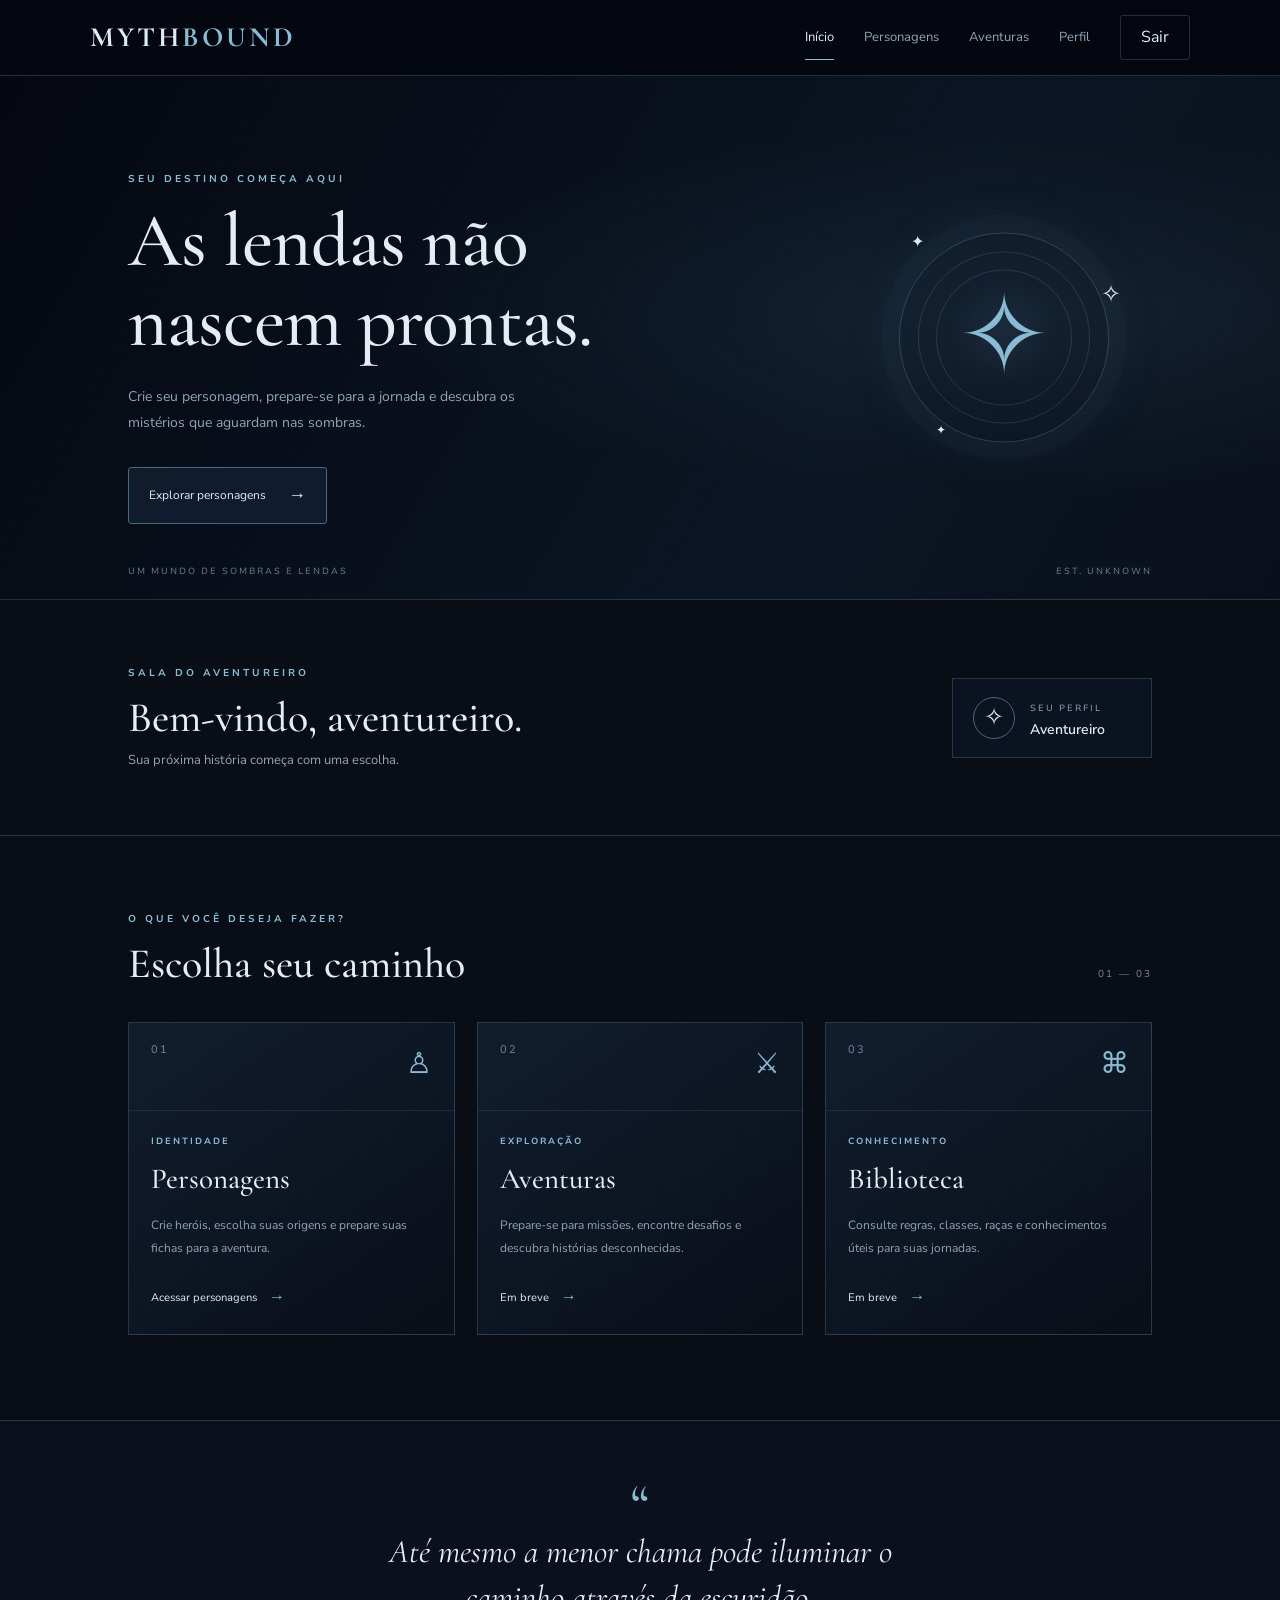
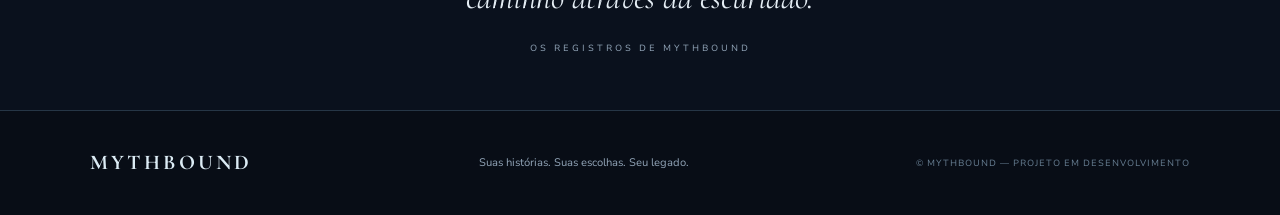
<file: demo/src/main/resources/static/menu.html>
<!DOCTYPE html>
<html lang="pt-BR">
<head>
    <meta charset="UTF-8">
    <meta name="viewport" content="width=device-width, initial-scale=1.0">
    <meta name="theme-color" content="#080D16">
    <title>MYTHBOUND | Menu Principal</title>

    <link rel="stylesheet" href="menu.css">
</head>
<body>
    <div class="page-shell">
        <header class="topbar">
            <a href="menu.html" class="logo" aria-label="MYTHBOUND - Início">
                MYTH<span>BOUND</span>
            </a>

            <button class="mobile-menu-button"
                    id="mobile-menu-button"
                    aria-label="Abrir menu"
                    aria-expanded="false"
                    aria-controls="navigation">
                ☰
            </button>

            <nav class="navigation" id="navigation">
                <a href="#inicio" class="nav-link active">Início</a>
                   <a href="personagens.html" class="nav-link">Personagens</a>
                <a href="#aventuras" class="nav-link">Aventuras</a>
                <a href="#perfil" class="nav-link">Perfil</a>
                <button class="logout-button" id="logout-button">
                    Sair
                </button>
            </nav>
        </header>

        <main>
            <section class="hero" id="inicio">
                <div class="hero-content">
                    <p class="eyebrow">SEU DESTINO COMEÇA AQUI</p>

                    <h1>As lendas não<br>nascem prontas.</h1>

                    <p class="hero-description">
                        Crie seu personagem, prepare-se para a jornada
                        e descubra os mistérios que aguardam nas sombras.
                    </p>

                    <a href="#personagens" class="primary-button">
                        Explorar personagens
                        <span aria-hidden="true">→</span>
                    </a>
                </div>

                <div class="hero-symbol" aria-hidden="true">
                    <div class="symbol-ring"></div>
                    <div class="symbol-inner">✧</div>
                    <span class="symbol-star star-one">✦</span>
                    <span class="symbol-star star-two">✧</span>
                    <span class="symbol-star star-three">✦</span>
                </div>

                <div class="hero-bottom">
                    <span>UM MUNDO DE SOMBRAS E LENDAS</span>
                    <span>EST. UNKNOWN</span>
                </div>
            </section>

            <section class="welcome-section" id="perfil">
                <div>
                    <p class="eyebrow">SALA DO AVENTUREIRO</p>
                    <h2>Bem-vindo, aventureiro.</h2>
                    <p class="section-description">
                        Sua próxima história começa com uma escolha.
                    </p>
                </div>

                <div class="profile-indicator">
                    <div class="profile-icon">✧</div>
                    <div>
                        <span class="profile-label">SEU PERFIL</span>
                        <p id="player-name">Aventureiro</p>
                    </div>
                </div>
            </section>

            <section class="features-section">
                <div class="section-heading">
                    <div>
                        <p class="eyebrow">O QUE VOCÊ DESEJA FAZER?</p>
                        <h2>Escolha seu caminho</h2>
                    </div>
                    <span class="section-number">01 — 03</span>
                </div>

                <div class="feature-grid">
                    <article class="feature-card" id="personagens">
                        <div class="card-top">
                            <span class="card-number">01</span>
                            <span class="card-icon" aria-hidden="true">♙</span>
                        </div>

                        <div class="card-content">
                            <p class="card-category">IDENTIDADE</p>
                            <h3>Personagens</h3>
                            <p>
                                Crie heróis, escolha suas origens
                                e prepare suas fichas para a aventura.
                            </p>
                            <a href="personagens.html" class="card-link">
                                Acessar personagens <span>→</span>
                            </a>
                        </div>
                    </article>

                    <article class="feature-card" id="aventuras">
                        <div class="card-top">
                            <span class="card-number">02</span>
                            <span class="card-icon" aria-hidden="true">⚔</span>
                        </div>

                        <div class="card-content">
                            <p class="card-category">EXPLORAÇÃO</p>
                            <h3>Aventuras</h3>
                            <p>
                                Prepare-se para missões, encontre desafios
                                e descubra histórias desconhecidas.
                            </p>
                            <button class="card-link" data-coming-soon>
                                Em breve <span>→</span>
                            </button>
                        </div>
                    </article>

                    <article class="feature-card" id="biblioteca">
                        <div class="card-top">
                            <span class="card-number">03</span>
                            <span class="card-icon" aria-hidden="true">⌘</span>
                        </div>

                        <div class="card-content">
                            <p class="card-category">CONHECIMENTO</p>
                            <h3>Biblioteca</h3>
                            <p>
                                Consulte regras, classes, raças e
                                conhecimentos úteis para suas jornadas.
                            </p>
                            <button class="card-link" data-coming-soon>
                                Em breve <span>→</span>
                            </button>
                        </div>
                    </article>
                </div>
            </section>

            <section class="quote-section">
                <span class="quote-symbol" aria-hidden="true">“</span>
                <p>
                    Até mesmo a menor chama pode iluminar
                    o caminho através da escuridão.
                </p>
                <span class="quote-caption">OS REGISTROS DE MYTHBOUND</span>
            </section>
        </main>

        <footer class="footer">
            <a href="menu.html" class="footer-logo">MYTHBOUND</a>
            <p>Suas histórias. Suas escolhas. Seu legado.</p>
            <span>© MYTHBOUND — PROJETO EM DESENVOLVIMENTO</span>
        </footer>
    </div>

    <script>
        const menuButton = document.getElementById("mobile-menu-button");
        const navigation = document.getElementById("navigation");

        menuButton.addEventListener("click", () => {
            const isOpen = navigation.classList.toggle("navigation-open");
            menuButton.setAttribute("aria-expanded", String(isOpen));
            menuButton.setAttribute(
                "aria-label",
                isOpen ? "Fechar menu" : "Abrir menu"
            );
        });

        navigation.querySelectorAll("a").forEach(link => {
            link.addEventListener("click", () => {
                navigation.classList.remove("navigation-open");
                menuButton.setAttribute("aria-expanded", "false");
                menuButton.setAttribute("aria-label", "Abrir menu");
            });
        });

        document.querySelectorAll("[data-coming-soon]").forEach(button => {
            button.addEventListener("click", () => {
                alert("Esta área do MYTHBOUND estará disponível em breve!");
            });
        });

        document.getElementById("logout-button").addEventListener("click", () => {
            window.location.href = "index.html";
        });

        const savedName = sessionStorage.getItem("mythboundPlayerName");

        if (savedName && savedName.trim()) {
            document.getElementById("player-name").textContent = savedName;
        }
    </script>
</body>
</html>
</file>
<file: demo/src/main/resources/static/menu.css>
@import url('https://fonts.googleapis.com/css2?family=Cormorant+Garamond:wght@400;500;600;700&family=Nunito+Sans:wght@400;500;600;700&display=swap');

:root {
    --background: #080D16;
    --background-deep: #050810;
    --panel: #0D1624;
    --panel-light: #142235;
    --blue: #8ABBD5;
    --blue-light: #DCECF5;
    --blue-dark: #426982;
    --text: #E4EDF4;
    --muted: #91A4B7;
    --border: rgba(138, 187, 213, 0.22);
}

* {
    box-sizing: border-box;
    margin: 0;
    padding: 0;
}

html {
    scroll-behavior: smooth;
    scroll-padding-top: 90px;
}

body {
    min-width: 320px;
    background: var(--background);
    color: var(--text);
    font-family: 'Nunito Sans', sans-serif;
    line-height: 1.6;
}

a {
    color: inherit;
    text-decoration: none;
}

button {
    font: inherit;
}

button,
a {
    -webkit-tap-highlight-color: transparent;
}

button:focus-visible,
a:focus-visible {
    outline: 2px solid var(--blue);
    outline-offset: 4px;
}

.page-shell {
    width: 100%;
    overflow: clip;
}

.topbar {
    position: sticky;
    top: 0;
    z-index: 20;
    min-height: 76px;
    padding: 0 7%;
    display: flex;
    align-items: center;
    justify-content: space-between;
    gap: 24px;
    background: rgba(5, 8, 16, 0.94);
    border-bottom: 1px solid var(--border);
    backdrop-filter: blur(16px);
}

.logo,
.footer-logo {
    font-family: 'Cormorant Garamond', serif;
    font-size: 28px;
    font-weight: 700;
    letter-spacing: 3px;
    color: var(--blue-light);
}

.logo span {
    color: var(--blue);
}

.navigation {
    display: flex;
    align-items: center;
    gap: 30px;
}

.nav-link {
    color: var(--muted);
    font-size: 13px;
    transition: color 0.2s ease;
}

.nav-link:hover,
.nav-link.active {
    color: var(--blue-light);
}

.nav-link.active {
    position: relative;
}

.nav-link.active::after {
    content: "";
    position: absolute;
    bottom: -12px;
    left: 0;
    width: 100%;
    height: 1px;
    background: var(--blue);
}

.logout-button {
    padding: 9px 20px;
    border: 1px solid var(--border);
    border-radius: 3px;
    background: transparent;
    color: var(--blue-light);
    cursor: pointer;
    transition: background 0.2s ease;
}

.logout-button:hover {
    background: var(--panel-light);
}

.mobile-menu-button {
    display: none;
    border: 1px solid var(--border);
    border-radius: 4px;
    padding: 8px 12px;
    background: transparent;
    color: var(--blue-light);
    font-size: 22px;
    cursor: pointer;
}

.hero {
    position: relative;
    min-height: 490px;
    padding: 95px 10% 75px;
    display: flex;
    align-items: center;
    background:
        radial-gradient(ellipse at 80% 45%, rgba(66, 105, 130, 0.16), transparent 45%),
        linear-gradient(120deg, var(--background-deep), #0B1523 65%, #0A101B);
    border-bottom: 1px solid var(--border);
}

.hero::before {
    content: "";
    position: absolute;
    inset: 0;
    pointer-events: none;
    opacity: 0.22;
    background-image: radial-gradient(rgba(220, 236, 245, 0.6) 0.7px, transparent 0.7px);
    background-size: 34px 34px;
    mask-image: linear-gradient(to right, transparent, black);
}

.hero-content {
    position: relative;
    z-index: 2;
    max-width: 580px;
}

.eyebrow {
    margin-bottom: 15px;
    color: var(--blue);
    font-size: 10px;
    font-weight: 700;
    letter-spacing: 3px;
}

.hero h1,
.welcome-section h2,
.section-heading h2 {
    font-family: 'Cormorant Garamond', serif;
    font-weight: 500;
    line-height: 1.05;
}

.hero h1 {
    margin-bottom: 22px;
    font-size: clamp(44px, 6vw, 76px);
    letter-spacing: -1px;
}

.hero-description {
    max-width: 430px;
    margin-bottom: 30px;
    color: var(--muted);
    font-size: 14px;
    line-height: 1.9;
}

.primary-button {
    display: inline-flex;
    align-items: center;
    gap: 22px;
    padding: 13px 20px;
    border: 1px solid var(--blue-dark);
    border-radius: 3px;
    background: rgba(20, 34, 53, 0.72);
    color: var(--blue-light);
    font-size: 12px;
    transition: background 0.2s ease, border-color 0.2s ease;
}

.primary-button:hover {
    background: var(--panel-light);
    border-color: var(--blue);
}

.primary-button span {
    font-size: 18px;
}

.hero-symbol {
    position: absolute;
    top: 50%;
    right: 12%;
    width: 245px;
    height: 245px;
    display: grid;
    place-items: center;
    transform: translateY(-50%);
    color: var(--blue);
}

.symbol-ring {
    position: absolute;
    width: 210px;
    height: 210px;
    border: 1px solid rgba(138, 187, 213, 0.25);
    border-radius: 50%;
    box-shadow:
        0 0 0 18px rgba(138, 187, 213, 0.025),
        0 0 65px rgba(66, 105, 130, 0.1);
}

.symbol-ring::before,
.symbol-ring::after {
    content: "";
    position: absolute;
    inset: 18px;
    border: 1px solid rgba(138, 187, 213, 0.17);
    border-radius: 50%;
}

.symbol-ring::after {
    inset: 36px;
}

.symbol-inner {
    font-family: 'Cormorant Garamond', serif;
    font-size: 110px;
    font-weight: 400;
    text-shadow: 0 0 40px rgba(138, 187, 213, 0.3);
}

.symbol-star {
    position: absolute;
    color: var(--blue-light);
}

.star-one {
    top: 15px;
    left: 30px;
}

.star-two {
    right: 5px;
    top: 60px;
    font-size: 24px;
}

.star-three {
    bottom: 20px;
    left: 55px;
    font-size: 12px;
}

.hero-bottom {
    position: absolute;
    bottom: 20px;
    left: 10%;
    right: 10%;
    display: flex;
    justify-content: space-between;
    gap: 15px;
    color: #667D91;
    font-size: 9px;
    letter-spacing: 2px;
}

.welcome-section {
    padding: 65px 10%;
    display: flex;
    align-items: center;
    justify-content: space-between;
    gap: 30px;
    border-bottom: 1px solid var(--border);
}

.welcome-section h2,
.section-heading h2 {
    font-size: clamp(30px, 4vw, 42px);
}

.section-description {
    margin-top: 10px;
    color: var(--muted);
    font-size: 13px;
}

.profile-indicator {
    display: flex;
    align-items: center;
    gap: 15px;
    padding: 15px 20px;
    min-width: 200px;
    border: 1px solid var(--border);
    background: rgba(13, 22, 36, 0.7);
}

.profile-icon {
    width: 42px;
    height: 42px;
    display: grid;
    place-items: center;
    border: 1px solid var(--blue-dark);
    border-radius: 50%;
    color: var(--blue-light);
    font-size: 24px;
}

.profile-label {
    color: var(--muted);
    font-size: 9px;
    letter-spacing: 2px;
}

.profile-indicator p {
    color: var(--blue-light);
    font-size: 14px;
    font-weight: 600;
}

.features-section {
    padding: 75px 10% 85px;
}

.section-heading {
    margin-bottom: 35px;
    display: flex;
    align-items: flex-end;
    justify-content: space-between;
    gap: 20px;
}

.section-number {
    padding-bottom: 5px;
    color: #71879A;
    font-size: 10px;
    letter-spacing: 2px;
}

.feature-grid {
    display: grid;
    grid-template-columns: repeat(3, minmax(0, 1fr));
    gap: 22px;
}

.feature-card {
    min-width: 0;
    min-height: 310px;
    display: flex;
    flex-direction: column;
    border: 1px solid var(--border);
    background: linear-gradient(145deg, rgba(20, 34, 53, 0.76), rgba(9, 15, 25, 0.96));
    transition: transform 0.2s ease, border-color 0.2s ease;
}

.feature-card:hover {
    transform: translateY(-4px);
    border-color: rgba(138, 187, 213, 0.55);
}

.card-top {
    min-height: 88px;
    padding: 18px 22px;
    display: flex;
    align-items: flex-start;
    justify-content: space-between;
    border-bottom: 1px solid rgba(138, 187, 213, 0.12);
}

.card-number {
    color: #71879A;
    font-size: 11px;
    letter-spacing: 2px;
}

.card-icon {
    color: var(--blue);
    font-size: 29px;
}

.card-content {
    padding: 23px 22px;
    display: flex;
    flex: 1;
    flex-direction: column;
    align-items: flex-start;
}

.card-category {
    margin-bottom: 8px;
    color: var(--blue);
    font-size: 9px;
    font-weight: 700;
    letter-spacing: 2px;
}

.card-content h3 {
    margin-bottom: 12px;
    font-family: 'Cormorant Garamond', serif;
    font-size: 29px;
    font-weight: 500;
}

.card-content > p:not(.card-category) {
    margin-bottom: 25px;
    color: var(--muted);
    font-size: 12px;
    line-height: 1.9;
}

.card-link {
    margin-top: auto;
    display: inline-flex;
    align-items: center;
    gap: 12px;
    padding: 0;
    border: 0;
    background: none;
    color: var(--blue-light);
    font-size: 11px;
    cursor: pointer;
    text-align: left;
}

.card-link span {
    color: var(--blue);
    font-size: 16px;
    transition: transform 0.2s ease;
}

.card-link:hover span {
    transform: translateX(4px);
}

.quote-section {
    padding: 55px 10%;
    display: flex;
    flex-direction: column;
    align-items: center;
    text-align: center;
    background: rgba(13, 22, 36, 0.58);
    border-top: 1px solid var(--border);
    border-bottom: 1px solid var(--border);
}

.quote-symbol {
    height: 38px;
    color: var(--blue);
    font-family: 'Cormorant Garamond', serif;
    font-size: 58px;
    line-height: 1;
}

.quote-section > p {
    max-width: 560px;
    margin: 15px 0 20px;
    font-family: 'Cormorant Garamond', serif;
    font-size: clamp(23px, 3vw, 33px);
    font-style: italic;
    line-height: 1.4;
}

.quote-caption {
    color: var(--muted);
    font-size: 9px;
    letter-spacing: 3px;
}

.footer {
    padding: 35px 7%;
    display: flex;
    align-items: center;
    justify-content: space-between;
    gap: 20px;
    flex-wrap: wrap;
}

.footer-logo {
    font-size: 21px;
}

.footer p {
    color: var(--muted);
    font-size: 11px;
}

.footer > span {
    color: #667D91;
    font-size: 9px;
    letter-spacing: 1px;
}

@media (max-width: 1000px) {
    .topbar {
        padding: 0 5%;
    }

    .navigation {
        gap: 18px;
    }

    .hero,
    .welcome-section,
    .features-section {
        padding-left: 7%;
        padding-right: 7%;
    }

    .hero-symbol {
        right: 5%;
        opacity: 0.7;
        transform: translateY(-50%) scale(0.8);
    }

    .hero-content {
        max-width: 55%;
    }

    .feature-grid {
        gap: 14px;
    }

    .card-top,
    .card-content {
        padding-left: 16px;
        padding-right: 16px;
    }
}

@media (max-width: 760px) {
    .topbar {
        min-height: 68px;
    }

    .logo {
        font-size: 25px;
    }

    .mobile-menu-button {
        display: block;
    }

    .navigation {
        position: absolute;
        top: calc(100% + 1px);
        left: 0;
        right: 0;
        padding: 15px 5% 22px;
        display: none;
        flex-direction: column;
        align-items: stretch;
        gap: 0;
        background: rgba(5, 8, 16, 0.98);
        border-bottom: 1px solid var(--border);
    }

    .navigation.navigation-open {
        display: flex;
    }

    .nav-link {
        padding: 13px 5px;
        border-bottom: 1px solid rgba(138, 187, 213, 0.1);
    }

    .nav-link.active::after {
        display: none;
    }

    .logout-button {
        margin-top: 15px;
    }

    .hero {
        min-height: 470px;
        padding: 70px 7% 85px;
        align-items: flex-start;
    }

    .hero-content {
        max-width: 100%;
    }

    .hero h1 {
        font-size: clamp(43px, 10vw, 64px);
    }

    .hero-description {
        max-width: 390px;
    }

    .hero-symbol {
        top: 48%;
        right: -100px;
        opacity: 0.18;
        transform: translateY(-50%) scale(0.85);
    }

    .hero-bottom {
        left: 7%;
        right: 7%;
        font-size: 8px;
        letter-spacing: 1px;
    }

    .welcome-section {
        padding-top: 45px;
        padding-bottom: 45px;
        align-items: flex-start;
        flex-direction: column;
    }

    .profile-indicator {
        width: 100%;
    }

    .features-section {
        padding-top: 55px;
        padding-bottom: 55px;
    }

    .feature-grid {
        grid-template-columns: 1fr;
        gap: 16px;
    }

    .feature-card {
        min-height: 0;
    }

    .card-top {
        min-height: 70px;
    }

    .card-content {
        min-height: 220px;
    }

    .footer {
        flex-direction: column;
        align-items: flex-start;
    }
}

@media (max-width: 380px) {
    .hero h1 {
        font-size: 41px;
    }

    .hero-bottom {
        font-size: 7px;
    }

    .section-heading {
        align-items: flex-start;
        flex-direction: column;
    }

    .welcome-section h2,
    .section-heading h2 {
        font-size: 31px;
    }

    .quote-section {
        padding: 45px 7%;
    }
}

@media (prefers-reduced-motion: reduce) {
    *,
    *::before,
    *::after {
        scroll-behavior: auto !important;
        transition-duration: 0.01ms !important;
        animation-duration: 0.01ms !important;
    }
}
</file>
